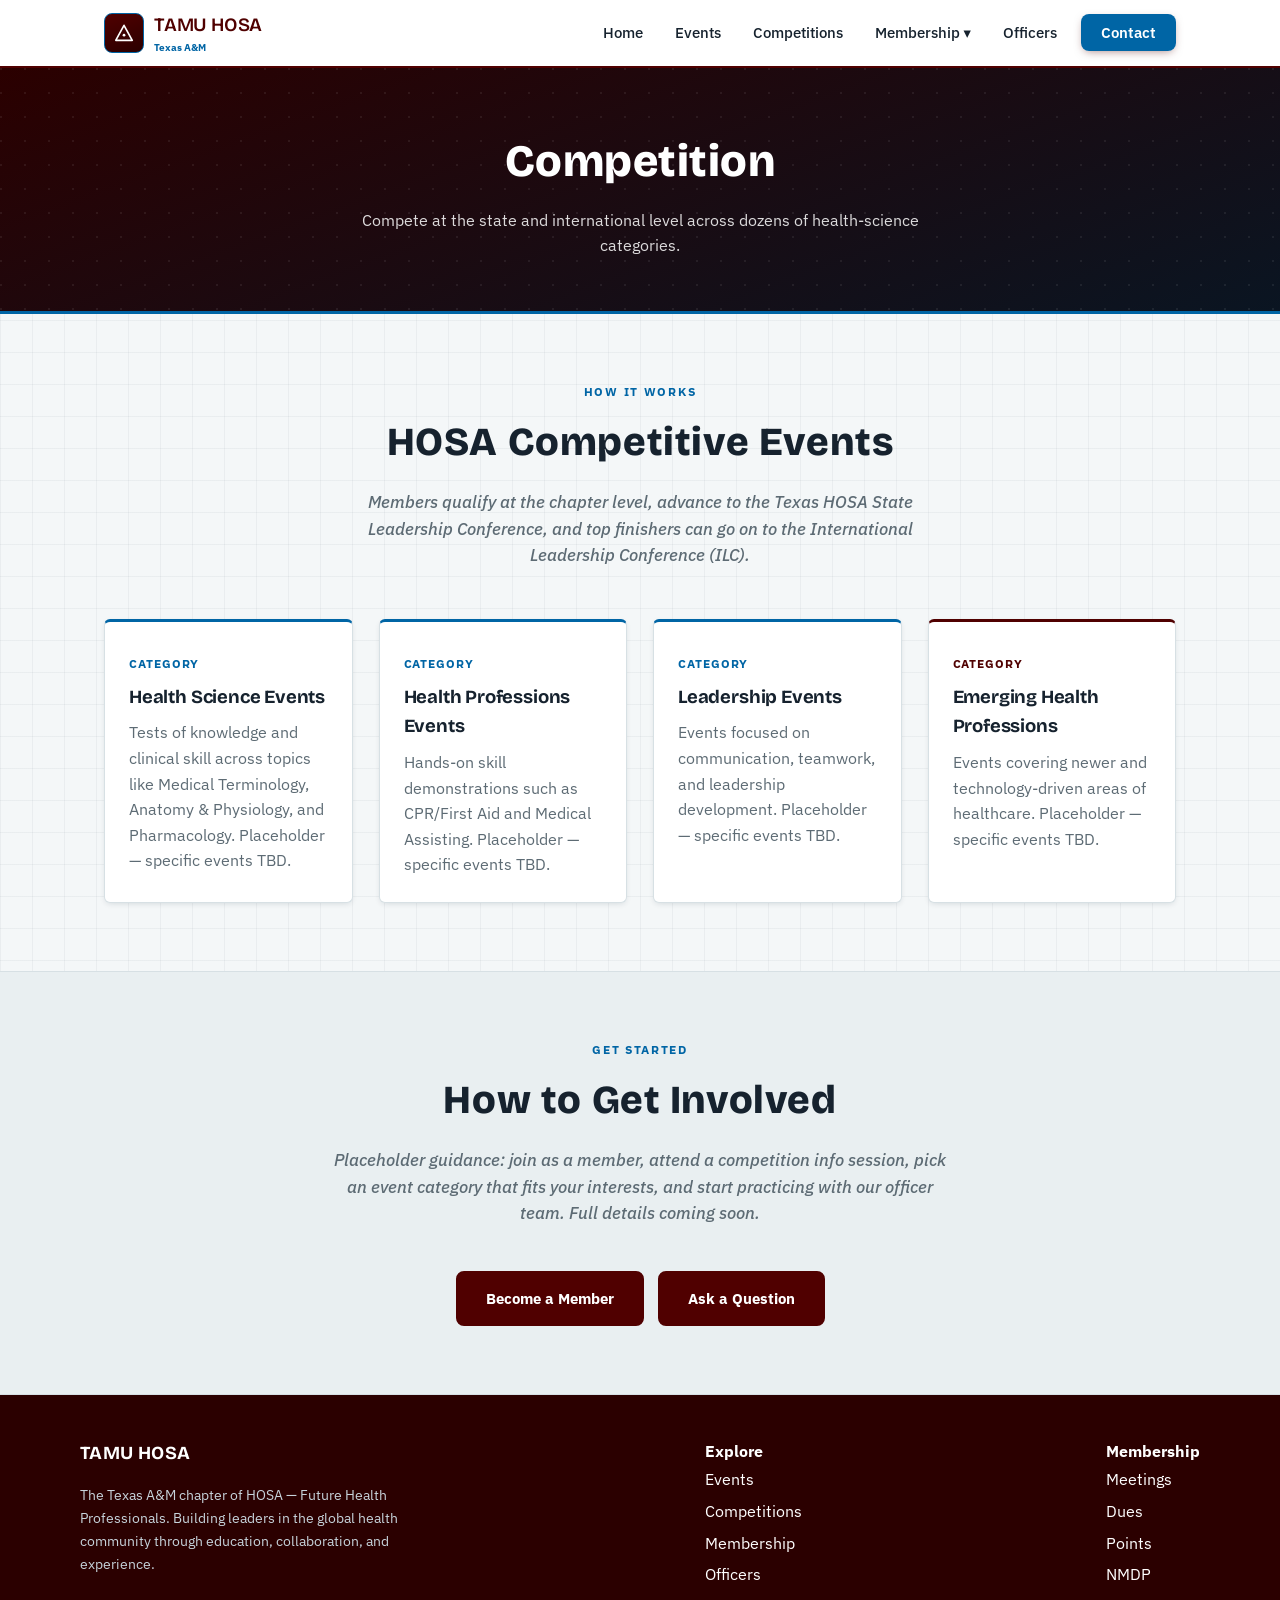
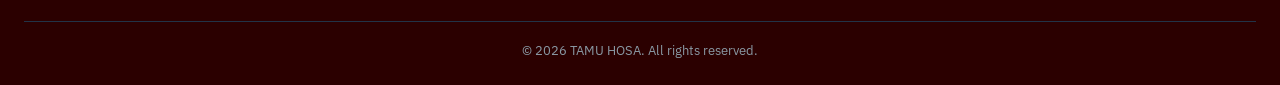
<file: competitions.html>
<!DOCTYPE html>
<html lang="en">
<head>
<meta charset="UTF-8">
<meta name="viewport" content="width=device-width, initial-scale=1.0">
<title>Competition | TAMU HOSA</title>
<link rel="preconnect" href="https://fonts.googleapis.com">
<link rel="preconnect" href="https://fonts.gstatic.com" crossorigin>
<link href="https://fonts.googleapis.com/css2?family=Bricolage+Grotesque:wght@600;700;800&family=IBM+Plex+Sans:ital,wght@0,400;0,500;0,600;0,700;1,500&display=swap" rel="stylesheet">
<link rel="stylesheet" href="css/style.css">
</head>
<body>
<div id="app"></div>
<script src="js/render.js"></script>
</body>
</html>
</file>
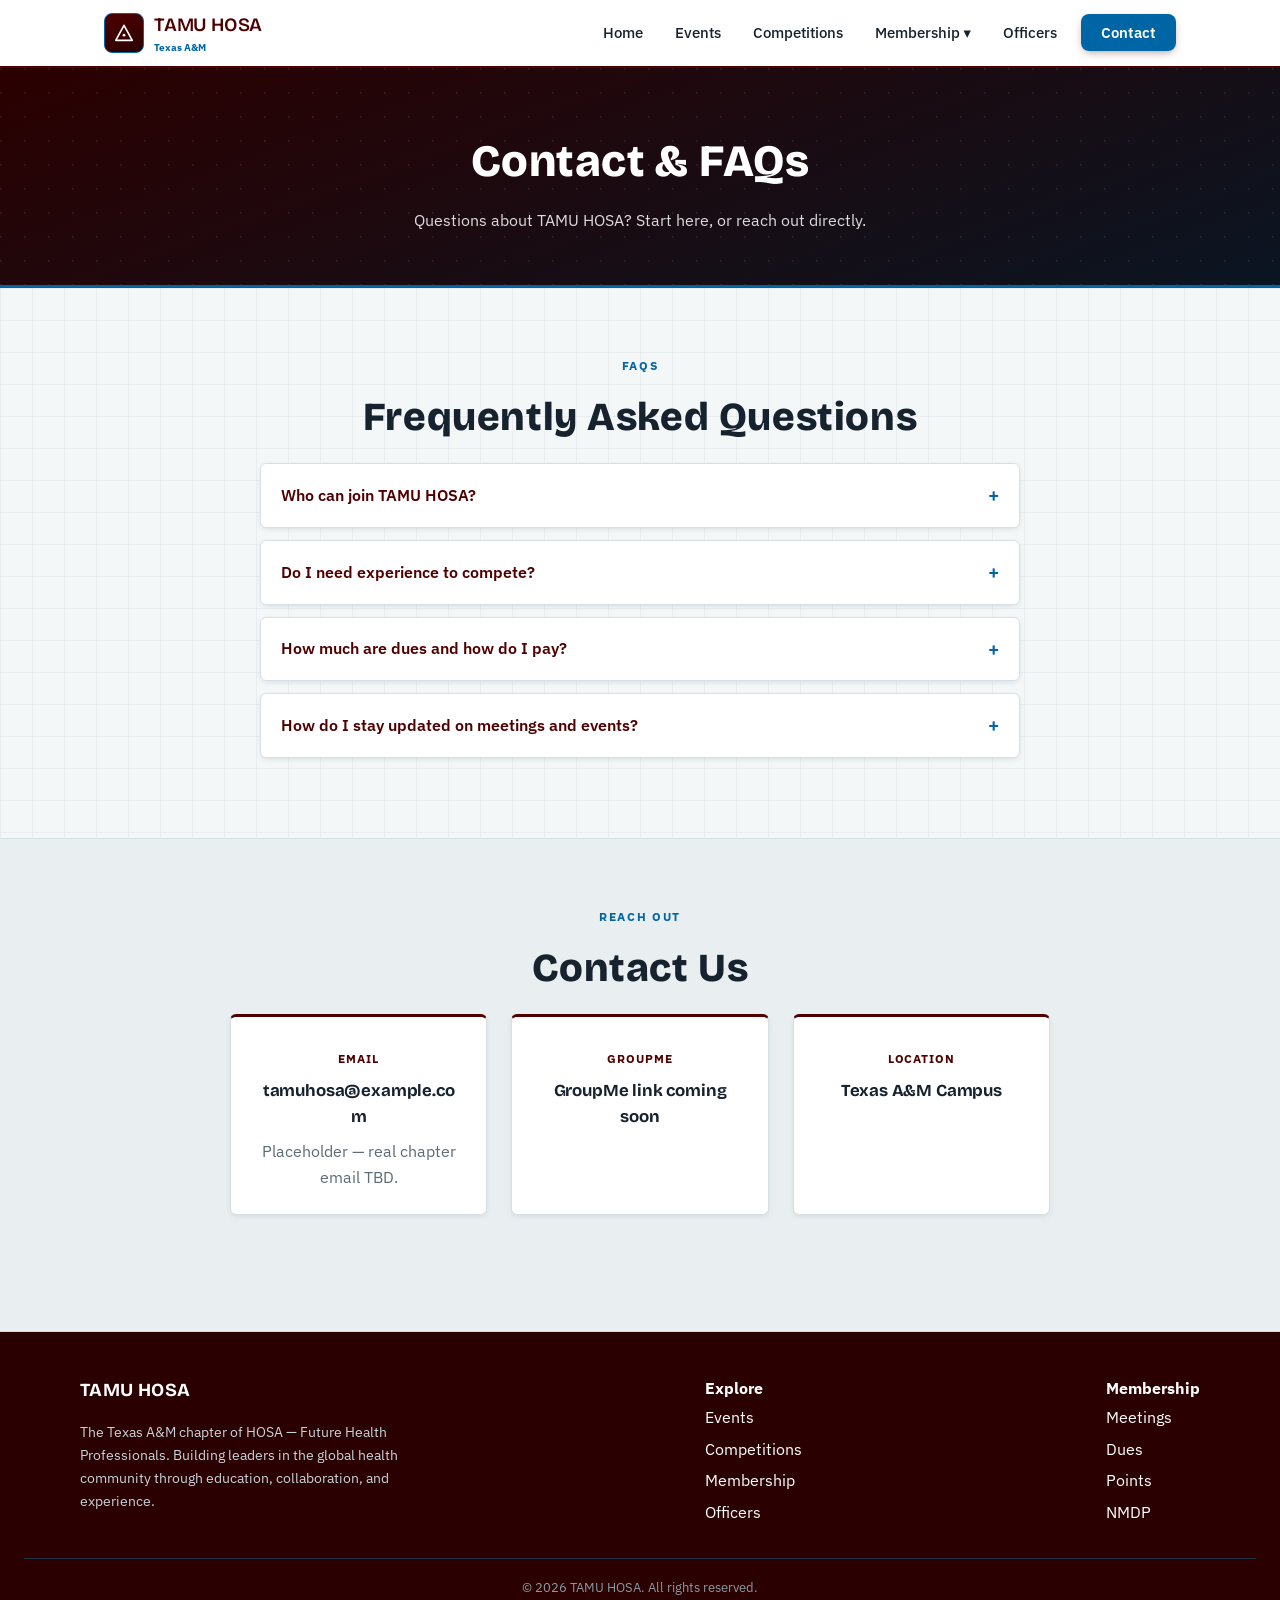
<file: contact.html>
<!DOCTYPE html>
<html lang="en">
<head>
<meta charset="UTF-8">
<meta name="viewport" content="width=device-width, initial-scale=1.0">
<title>Contact &amp; FAQs | TAMU HOSA</title>
<link rel="preconnect" href="https://fonts.googleapis.com">
<link rel="preconnect" href="https://fonts.gstatic.com" crossorigin>
<link href="https://fonts.googleapis.com/css2?family=Bricolage+Grotesque:wght@600;700;800&family=IBM+Plex+Sans:ital,wght@0,400;0,500;0,600;0,700;1,500&display=swap" rel="stylesheet">
<link rel="stylesheet" href="css/style.css">
</head>
<body>
<div id="app"></div>
<script src="js/render.js"></script>
</body>
</html>
</file>
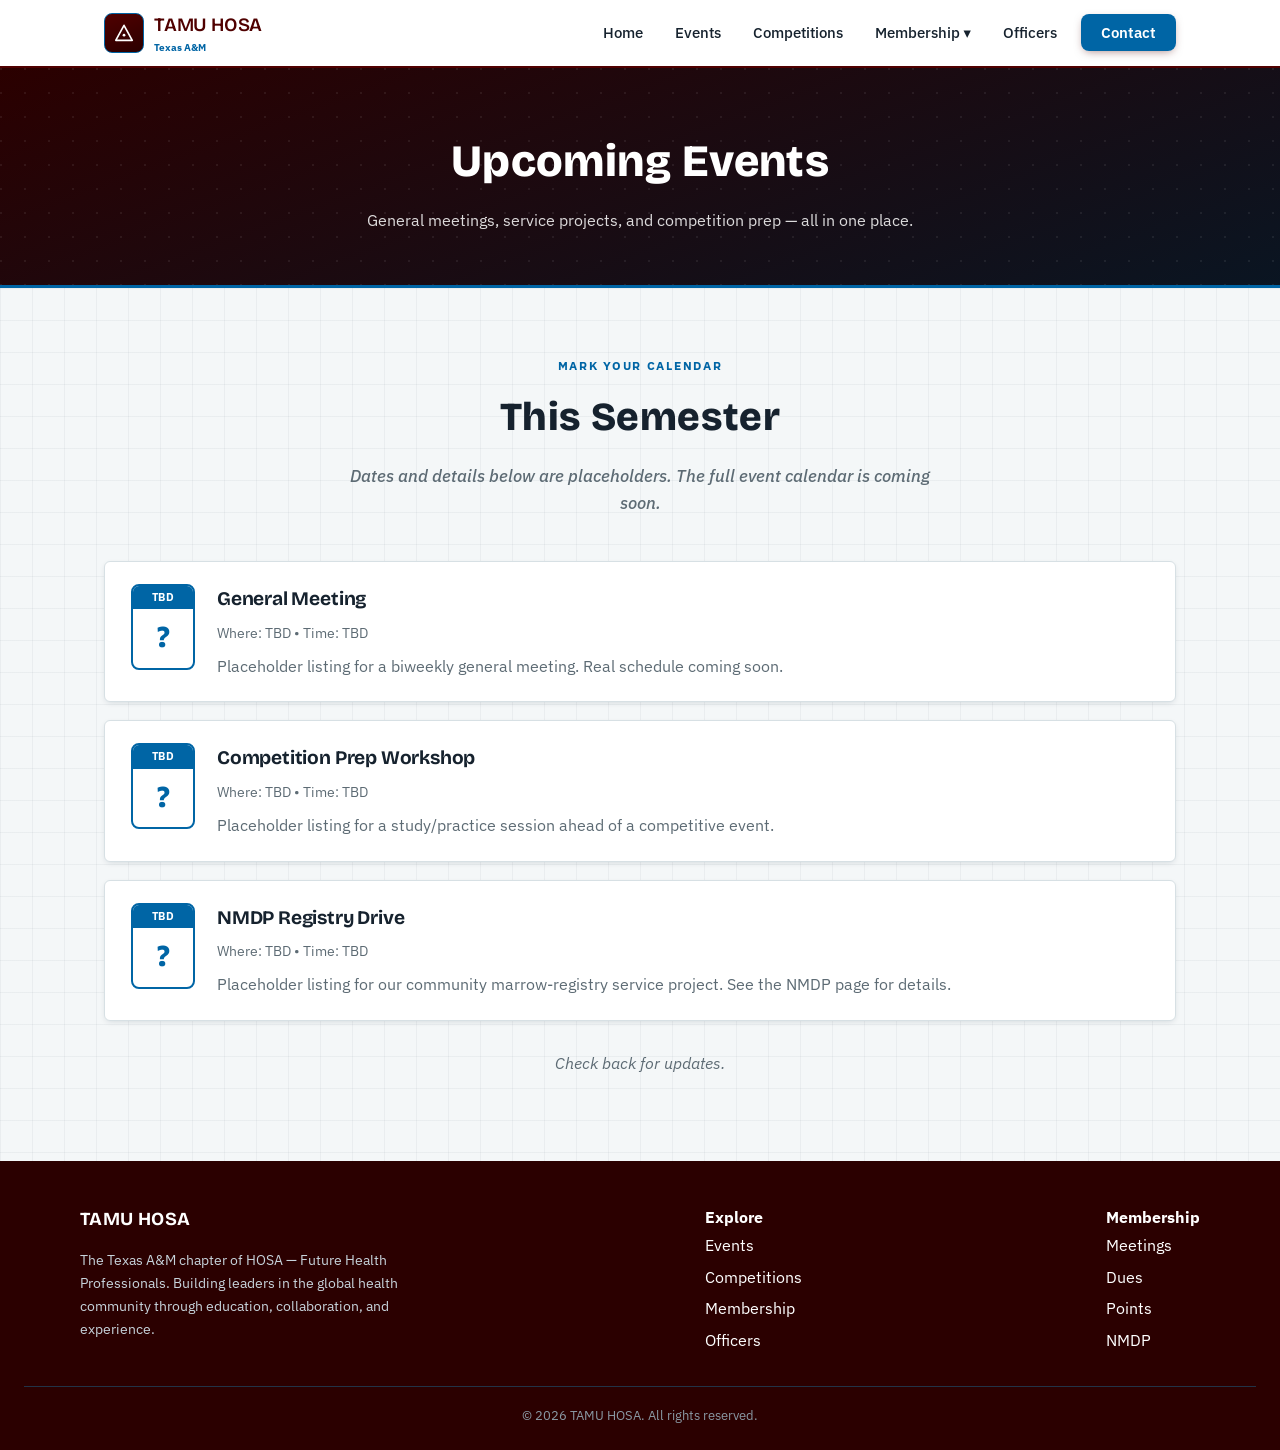
<file: events.html>
<!DOCTYPE html>
<html lang="en">
<head>
<meta charset="UTF-8">
<meta name="viewport" content="width=device-width, initial-scale=1.0">
<title>Upcoming Events | TAMU HOSA</title>
<link rel="preconnect" href="https://fonts.googleapis.com">
<link rel="preconnect" href="https://fonts.gstatic.com" crossorigin>
<link href="https://fonts.googleapis.com/css2?family=Bricolage+Grotesque:wght@600;700;800&family=IBM+Plex+Sans:ital,wght@0,400;0,500;0,600;0,700;1,500&display=swap" rel="stylesheet">
<link rel="stylesheet" href="css/style.css">
</head>
<body>
<div id="app"></div>
<script src="js/render.js"></script>
</body>
</html>
</file>
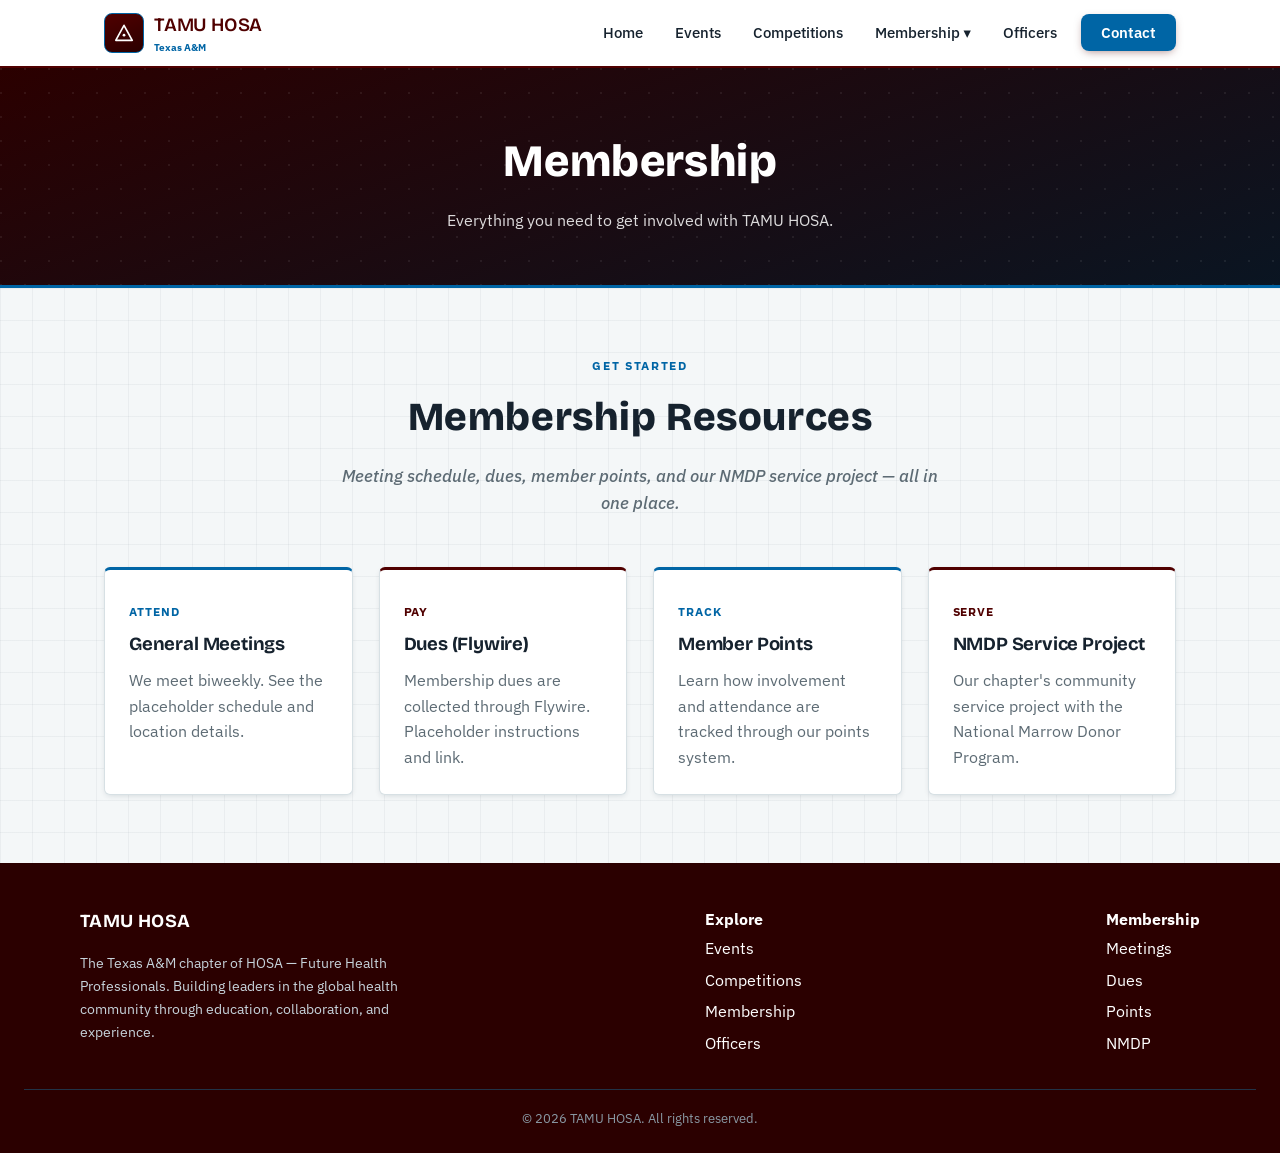
<file: membership.html>
<!DOCTYPE html>
<html lang="en">
<head>
<meta charset="UTF-8">
<meta name="viewport" content="width=device-width, initial-scale=1.0">
<title>Membership | TAMU HOSA</title>
<link rel="preconnect" href="https://fonts.googleapis.com">
<link rel="preconnect" href="https://fonts.gstatic.com" crossorigin>
<link href="https://fonts.googleapis.com/css2?family=Bricolage+Grotesque:wght@600;700;800&family=IBM+Plex+Sans:ital,wght@0,400;0,500;0,600;0,700;1,500&display=swap" rel="stylesheet">
<link rel="stylesheet" href="css/style.css">
</head>
<body>
<div id="app"></div>
<script src="js/render.js"></script>
</body>
</html>
</file>
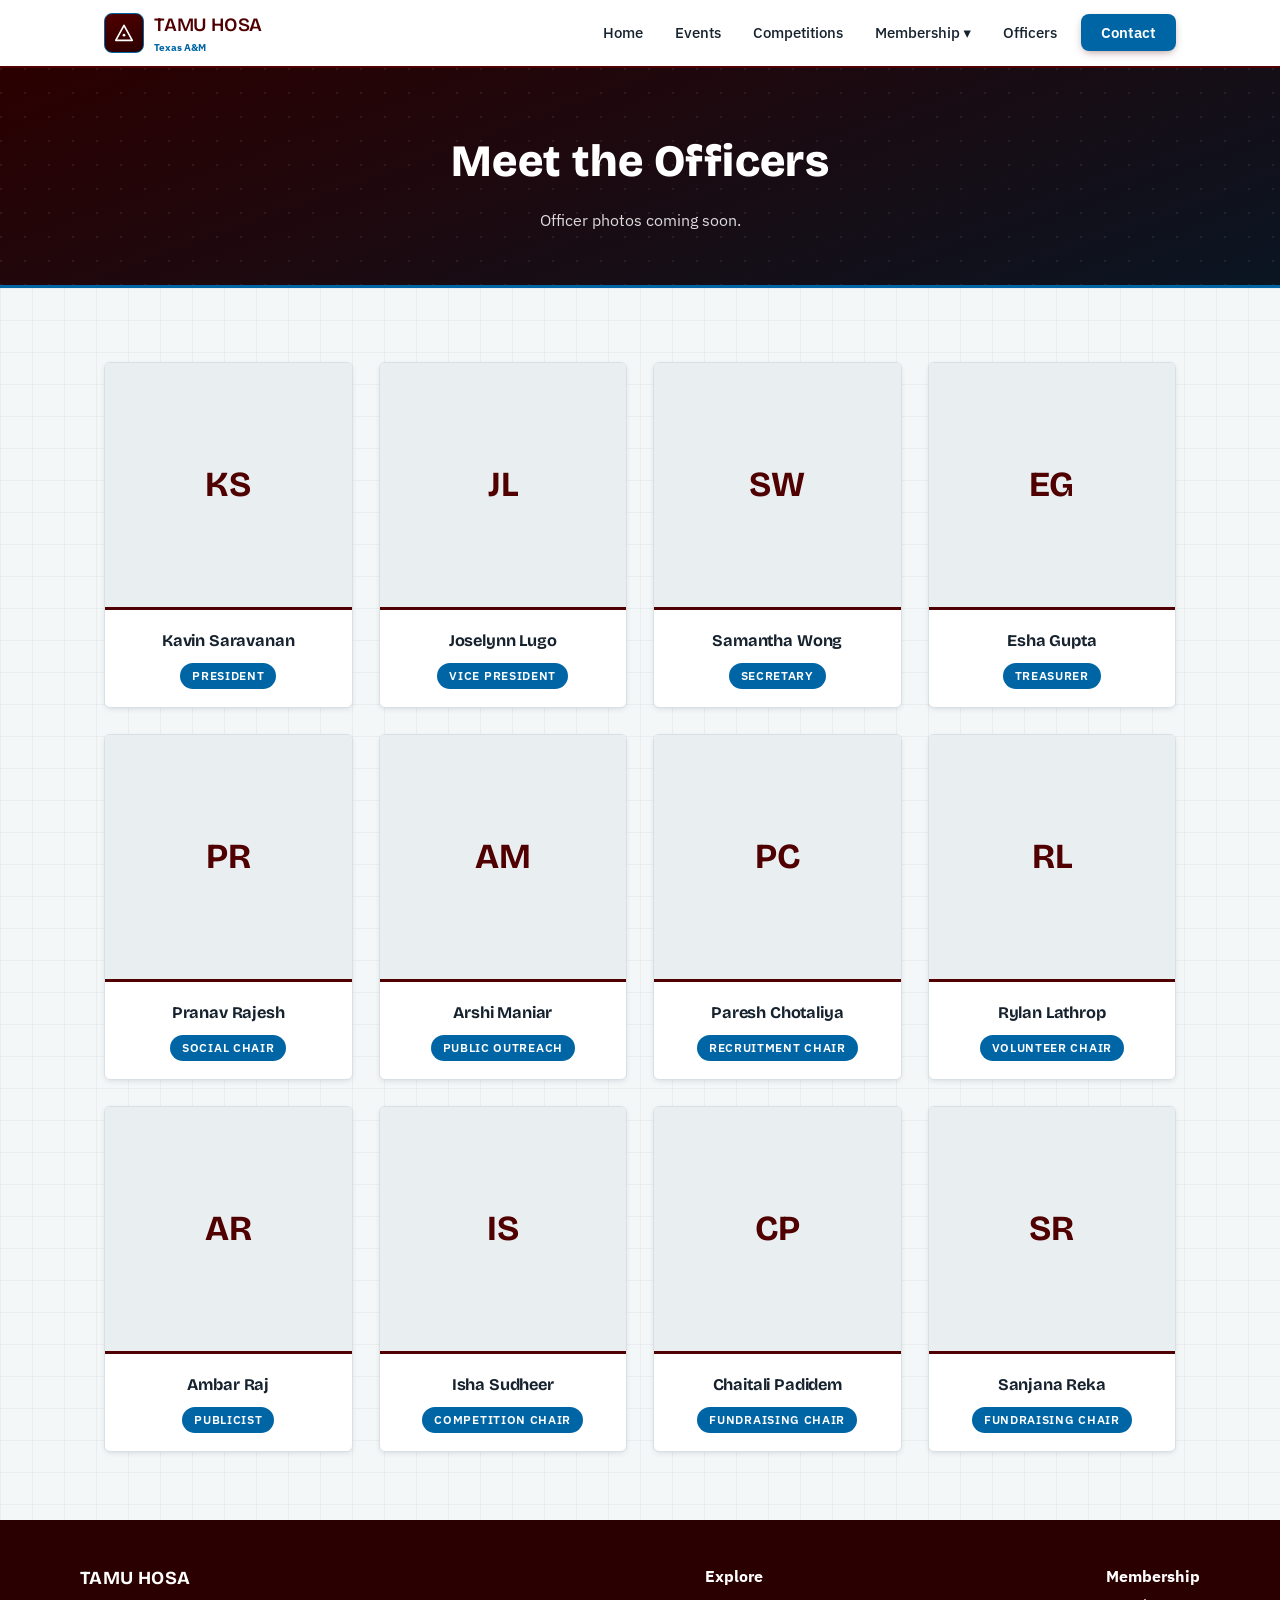
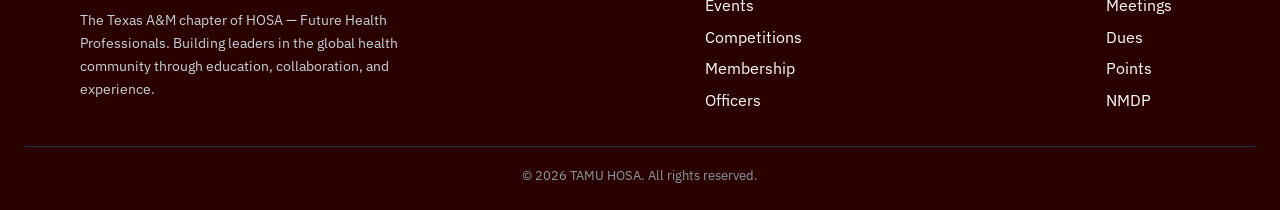
<file: officers.html>
<!DOCTYPE html>
<html lang="en">
<head>
<meta charset="UTF-8">
<meta name="viewport" content="width=device-width, initial-scale=1.0">
<title>Officers | TAMU HOSA</title>
<link rel="preconnect" href="https://fonts.googleapis.com">
<link rel="preconnect" href="https://fonts.gstatic.com" crossorigin>
<link href="https://fonts.googleapis.com/css2?family=Bricolage+Grotesque:wght@600;700;800&family=IBM+Plex+Sans:ital,wght@0,400;0,500;0,600;0,700;1,500&display=swap" rel="stylesheet">
<link rel="stylesheet" href="css/style.css">
</head>
<body>
<div id="app"></div>
<script src="js/render.js"></script>
</body>
</html>
</file>
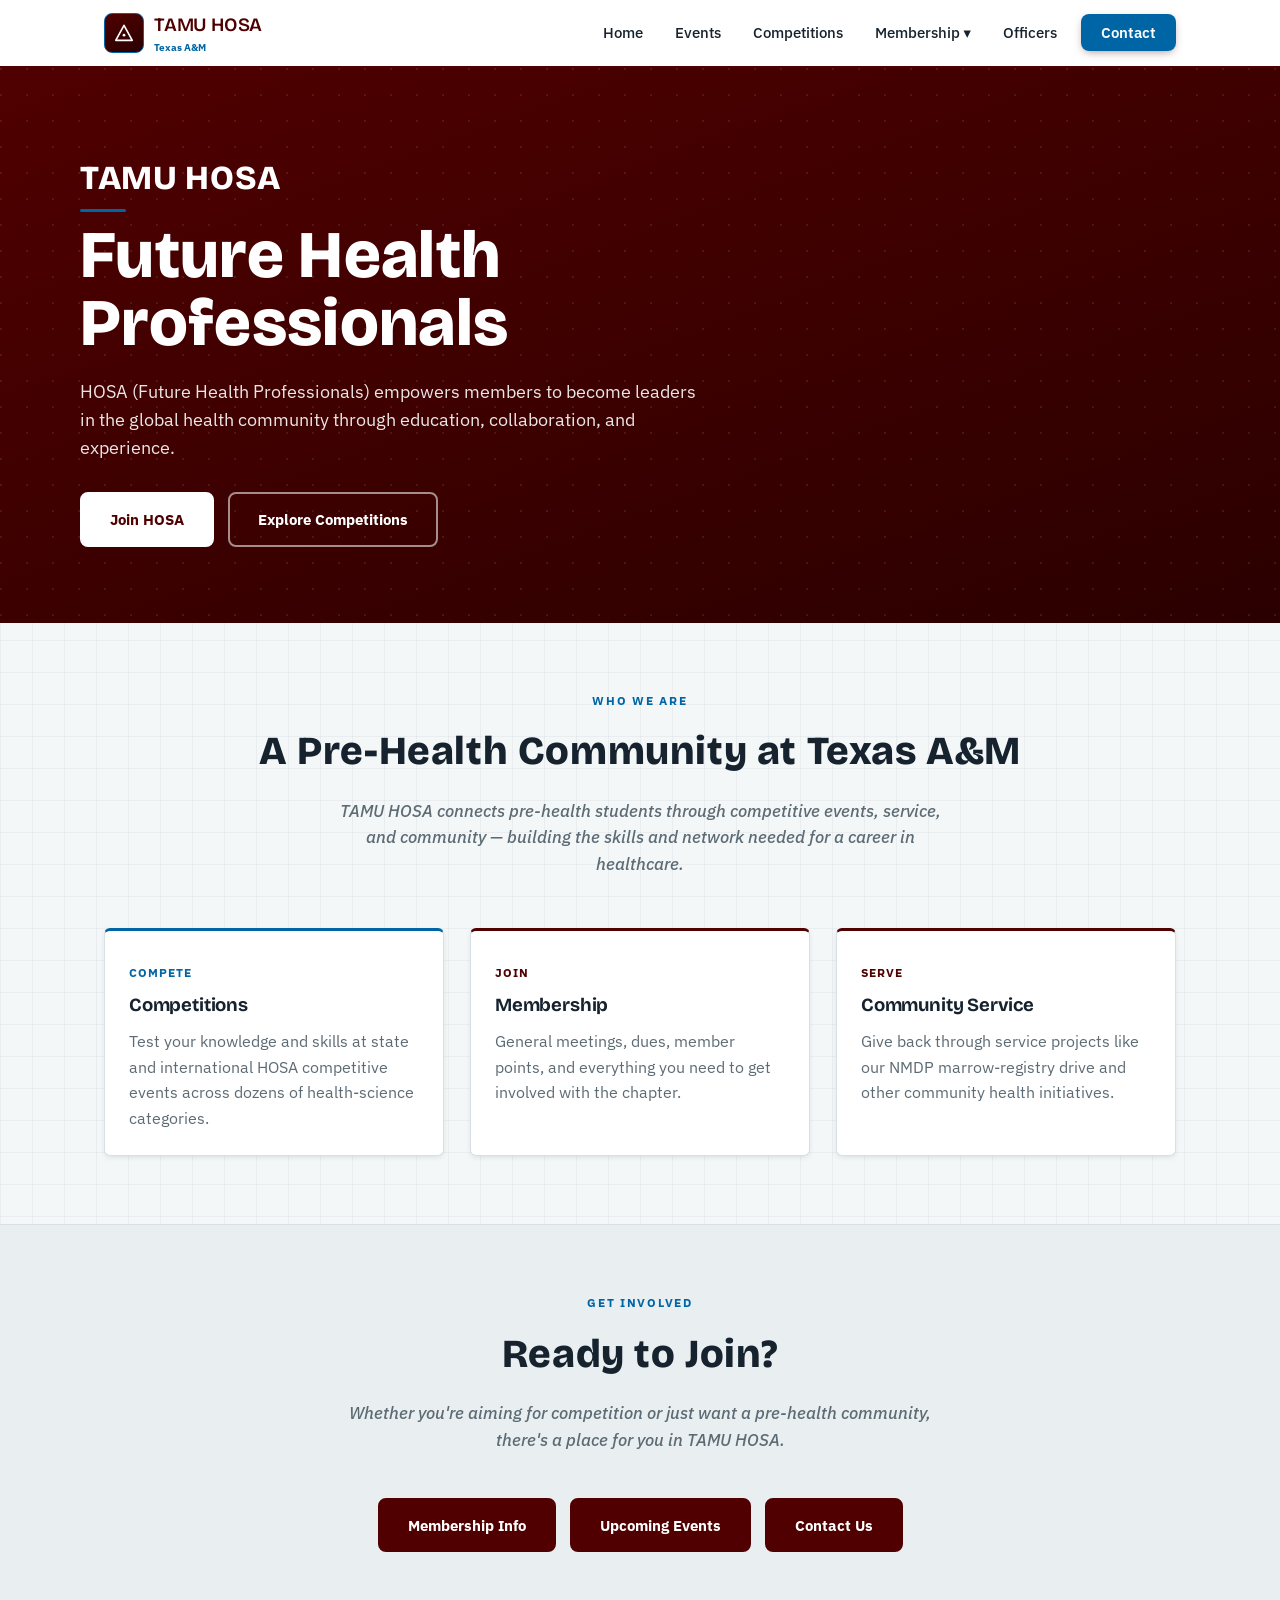
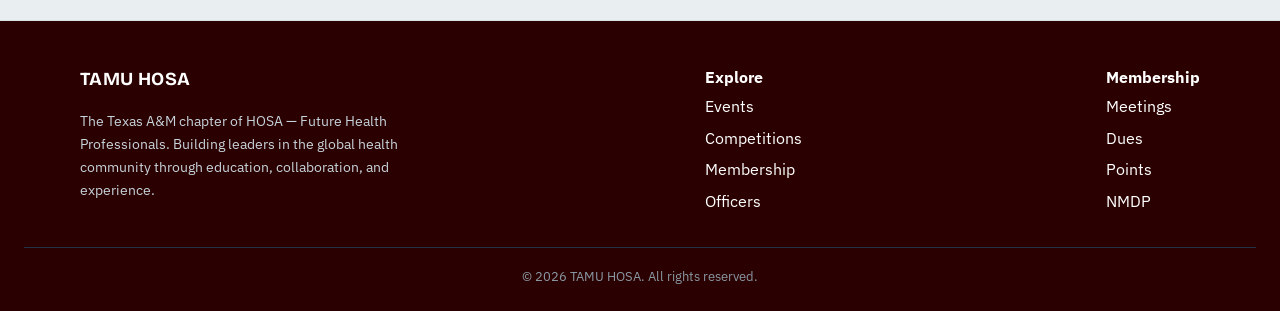
<file: page.html>
<!DOCTYPE html>
<html lang="en">
<head>
<meta charset="UTF-8">
<meta name="viewport" content="width=device-width, initial-scale=1.0">
<title>TAMU HOSA</title>
<link rel="preconnect" href="https://fonts.googleapis.com">
<link rel="preconnect" href="https://fonts.gstatic.com" crossorigin>
<link href="https://fonts.googleapis.com/css2?family=Bricolage+Grotesque:wght@600;700;800&family=IBM+Plex+Sans:ital,wght@0,400;0,500;0,600;0,700;1,500&display=swap" rel="stylesheet">
<link rel="stylesheet" href="css/style.css">
</head>
<body>
<div id="app"></div>
<script src="js/render.js"></script>
</body>
</html>
</file>
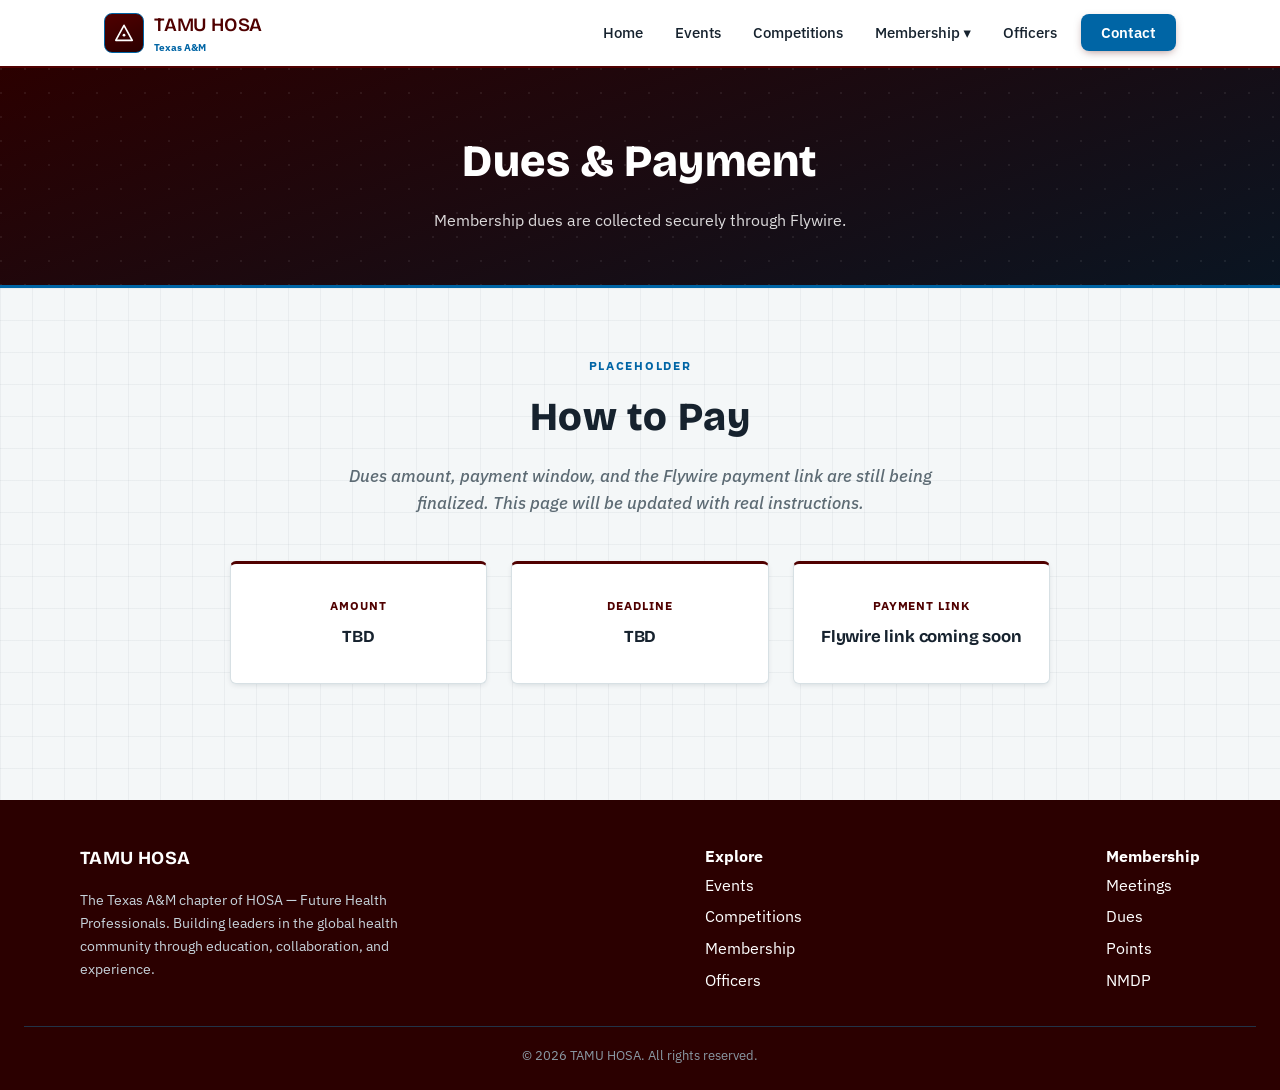
<file: membership/flywire.html>
<!DOCTYPE html>
<html lang="en">
<head>
<meta charset="UTF-8">
<meta name="viewport" content="width=device-width, initial-scale=1.0">
<title>Dues (Flywire) | TAMU HOSA</title>
<link rel="preconnect" href="https://fonts.googleapis.com">
<link rel="preconnect" href="https://fonts.gstatic.com" crossorigin>
<link href="https://fonts.googleapis.com/css2?family=Bricolage+Grotesque:wght@600;700;800&family=IBM+Plex+Sans:ital,wght@0,400;0,500;0,600;0,700;1,500&display=swap" rel="stylesheet">
<link rel="stylesheet" href="../css/style.css">
</head>
<body>
<div id="app"></div>
<script src="../js/render.js"></script>
</body>
</html>
</file>
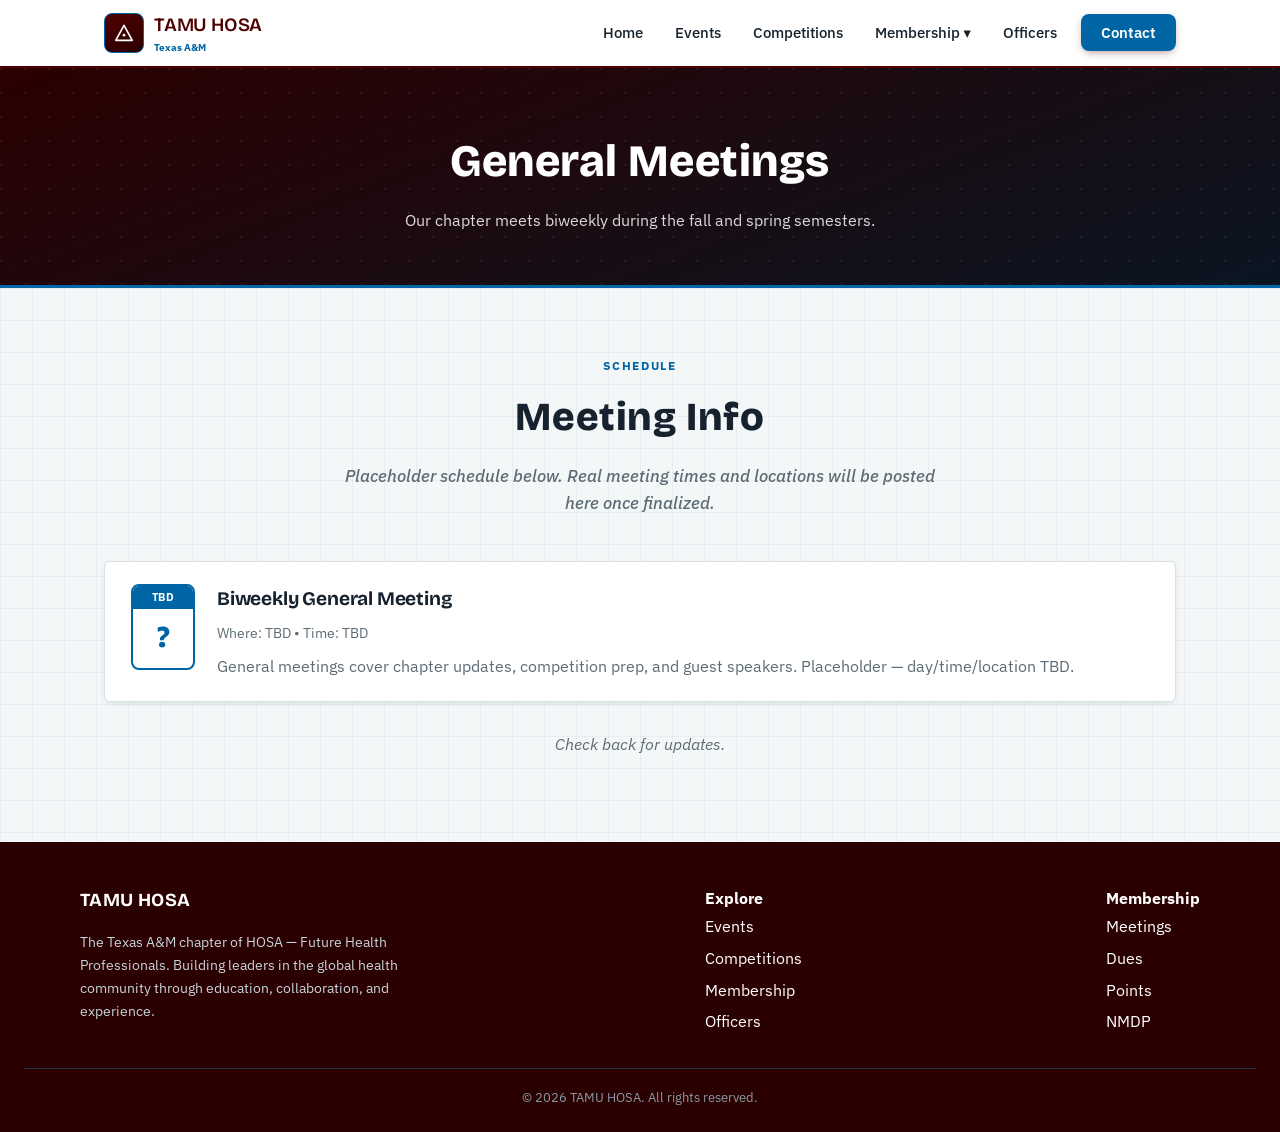
<file: membership/meetings.html>
<!DOCTYPE html>
<html lang="en">
<head>
<meta charset="UTF-8">
<meta name="viewport" content="width=device-width, initial-scale=1.0">
<title>Meetings | TAMU HOSA</title>
<link rel="preconnect" href="https://fonts.googleapis.com">
<link rel="preconnect" href="https://fonts.gstatic.com" crossorigin>
<link href="https://fonts.googleapis.com/css2?family=Bricolage+Grotesque:wght@600;700;800&family=IBM+Plex+Sans:ital,wght@0,400;0,500;0,600;0,700;1,500&display=swap" rel="stylesheet">
<link rel="stylesheet" href="../css/style.css">
</head>
<body>
<div id="app"></div>
<script src="../js/render.js"></script>
</body>
</html>
</file>
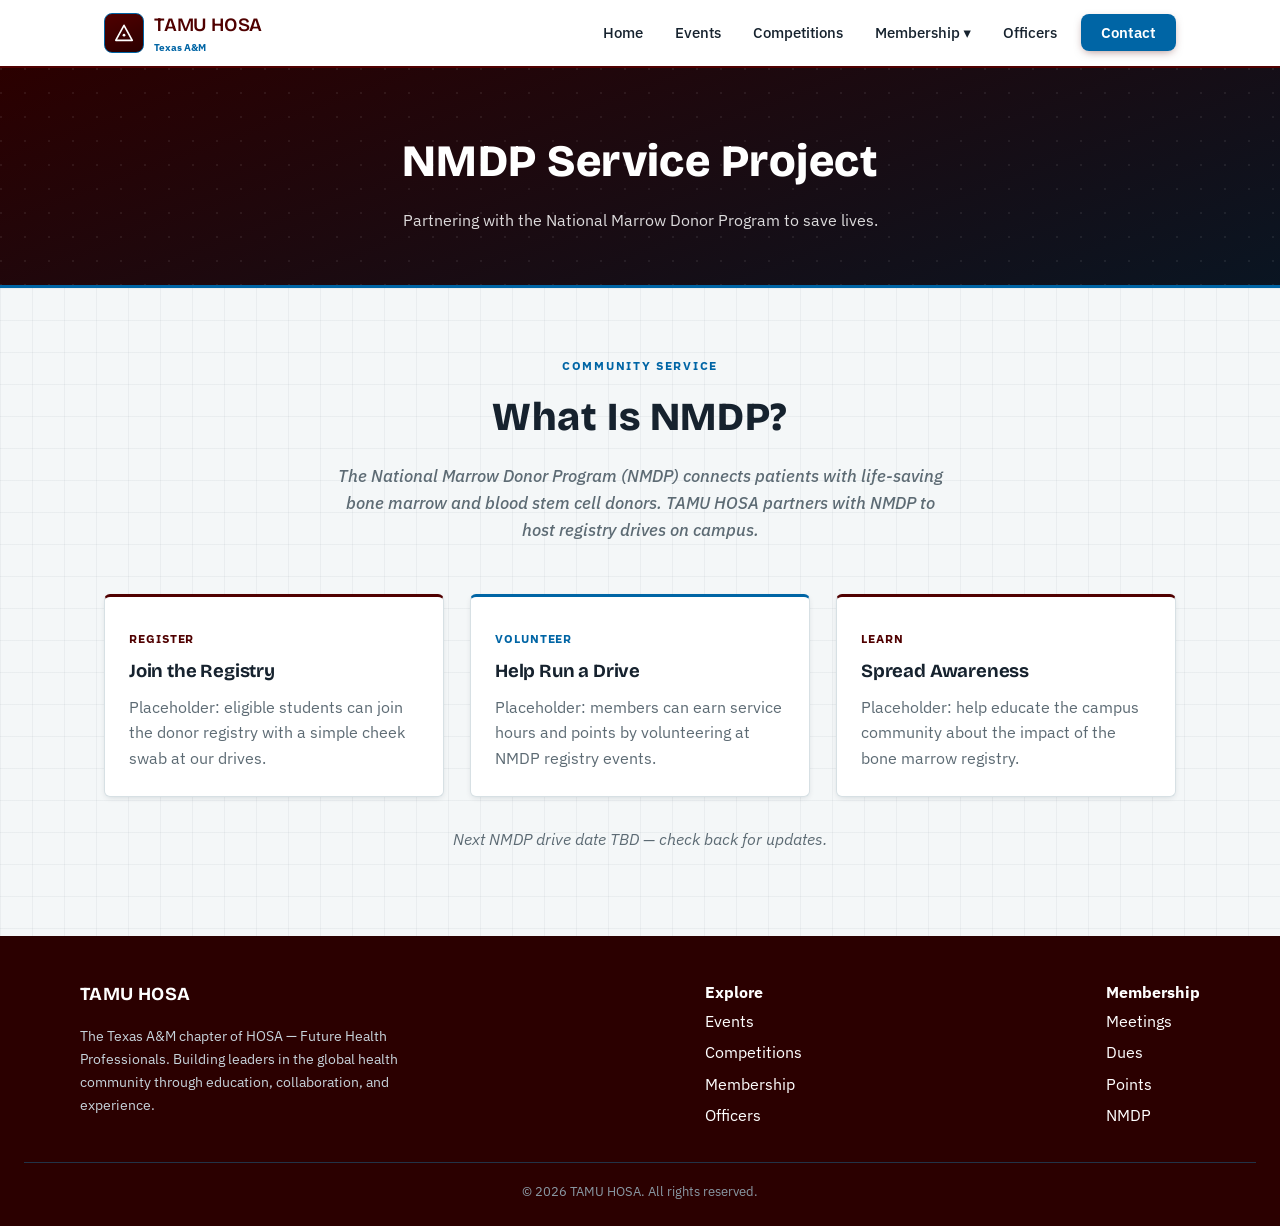
<file: membership/nmdp.html>
<!DOCTYPE html>
<html lang="en">
<head>
<meta charset="UTF-8">
<meta name="viewport" content="width=device-width, initial-scale=1.0">
<title>NMDP Service Project | TAMU HOSA</title>
<link rel="preconnect" href="https://fonts.googleapis.com">
<link rel="preconnect" href="https://fonts.gstatic.com" crossorigin>
<link href="https://fonts.googleapis.com/css2?family=Bricolage+Grotesque:wght@600;700;800&family=IBM+Plex+Sans:ital,wght@0,400;0,500;0,600;0,700;1,500&display=swap" rel="stylesheet">
<link rel="stylesheet" href="../css/style.css">
</head>
<body>
<div id="app"></div>
<script src="../js/render.js"></script>
</body>
</html>
</file>
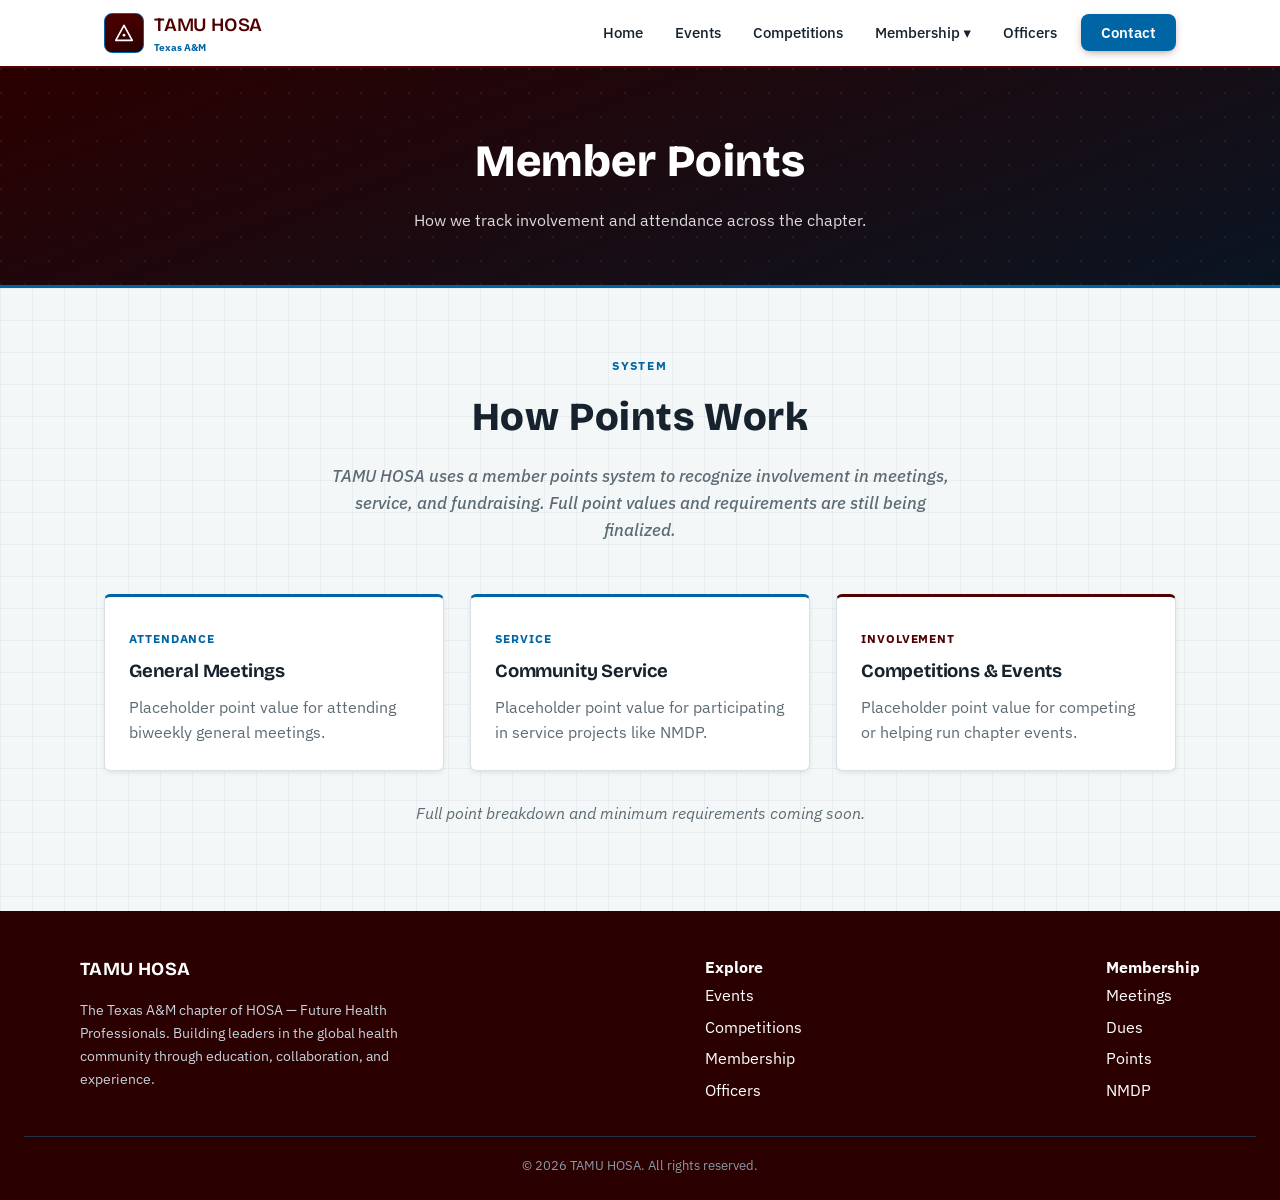
<file: membership/points.html>
<!DOCTYPE html>
<html lang="en">
<head>
<meta charset="UTF-8">
<meta name="viewport" content="width=device-width, initial-scale=1.0">
<title>Member Points | TAMU HOSA</title>
<link rel="preconnect" href="https://fonts.googleapis.com">
<link rel="preconnect" href="https://fonts.gstatic.com" crossorigin>
<link href="https://fonts.googleapis.com/css2?family=Bricolage+Grotesque:wght@600;700;800&family=IBM+Plex+Sans:ital,wght@0,400;0,500;0,600;0,700;1,500&display=swap" rel="stylesheet">
<link rel="stylesheet" href="../css/style.css">
</head>
<body>
<div id="app"></div>
<script src="../js/render.js"></script>
</body>
</html>
</file>
<file: css/style.css>
/* TAMU HOSA — shared styles
   Architecture adapted from the FFAC template (header/nav, card/grid, button,
   dropdown, and mobile rules). Two-color scheme, swapped to lean TAMU: maroon
   dominant, HOSA's official navy blue (PANTONE 301 U -> RGB(0,101,165)) as the accent. */

:root {
  --navy: #0065A5;
  --navy-dark: #004C7C;
  --maroon: #500000;
  --maroon-dark: #350000;
  --maroon-deep: #2b0000;
  --ink: #16222e;
  --cream: #f4f7f8;
  --paper: #e9eff1;
  --warm-white: #ffffff;
  --gray: #5d6b74;
  --gray-light: #8996a0;
  --border: #d7e0e4;
  --border-strong: #bccbd1;
  --radius: 6px;
  --shadow-sm: 0 2px 6px -2px rgba(15, 30, 48, 0.16);
  --shadow-md: 0 10px 24px -10px rgba(15, 30, 48, 0.26), 0 3px 8px rgba(15, 30, 48, 0.08);
  --shadow-lg: 0 20px 40px -16px rgba(15, 30, 48, 0.32), 0 6px 14px rgba(15, 30, 48, 0.1);
  --ease: cubic-bezier(0.22, 1, 0.36, 1);
}

* { box-sizing: border-box; }

html { scroll-behavior: smooth; }

@media (prefers-reduced-motion: reduce) {
  html { scroll-behavior: auto; }
  *, *::before, *::after {
    animation-duration: 0.01ms !important;
    animation-iteration-count: 1 !important;
    transition-duration: 0.01ms !important;
    scroll-behavior: auto !important;
  }
}

body {
  margin: 0;
  font-family: 'IBM Plex Sans', 'Segoe UI', system-ui, -apple-system, sans-serif;
  background-color: var(--cream);
  background-image:
    linear-gradient(rgba(15, 30, 48, 0.045) 1px, transparent 1px),
    linear-gradient(90deg, rgba(15, 30, 48, 0.045) 1px, transparent 1px);
  background-size: 32px 32px;
  color: var(--ink);
  line-height: 1.6;
  -webkit-font-smoothing: antialiased;
}

h1, h2, h3, .brand {
  font-family: 'Bricolage Grotesque', 'Arial Narrow', sans-serif;
  font-weight: 700;
  letter-spacing: -0.01em;
}

img { max-width: 100%; display: block; }

a { color: var(--maroon); text-decoration: none; }
a:hover { text-decoration: underline; }

a:focus-visible,
button:focus-visible,
summary:focus-visible {
  outline: 2px solid var(--maroon);
  outline-offset: 3px;
  border-radius: 3px;
}

.skip-link {
  position: absolute;
  left: 12px;
  top: -60px;
  z-index: 1000;
  background: var(--maroon);
  color: var(--warm-white);
  padding: 10px 18px;
  border-radius: 6px;
  font-weight: 600;
  transition: top 150ms var(--ease);
}

.skip-link:focus { top: 12px; }

.container {
  max-width: 1120px;
  margin: 0 auto;
  padding: 0 24px;
}

/* ---------- Header / Nav ---------- */
header.site-header {
  background: var(--warm-white);
  border-bottom: 2px solid var(--maroon);
  position: sticky;
  top: 0;
  z-index: 100;
  transition: box-shadow 220ms var(--ease), border-color 220ms var(--ease);
}

header.site-header.scrolled {
  box-shadow: var(--shadow-sm);
  border-bottom-color: var(--border-strong);
}

.nav-wrap {
  display: flex;
  align-items: center;
  justify-content: space-between;
  padding: 10px 24px;
  max-width: 1120px;
  margin: 0 auto;
}

.brand {
  display: flex;
  align-items: center;
  gap: 10px;
  font-weight: 600;
  font-size: 1.18rem;
  color: var(--maroon);
}

.brand .brand-mark {
  display: inline-flex;
  align-items: center;
  justify-content: center;
  width: 40px;
  height: 40px;
  border-radius: 8px;
  background: linear-gradient(160deg, var(--maroon) 0%, var(--maroon-deep) 100%);
  border: 1.5px solid var(--navy);
  flex-shrink: 0;
  transition: transform 320ms var(--ease);
}

.brand:hover { text-decoration: none; }
.brand:hover .brand-mark { transform: rotate(-8deg); }

.brand .affiliation {
  display: block;
  font-family: 'IBM Plex Sans', sans-serif;
  text-transform: none;
  letter-spacing: 0;
  font-weight: 700;
  font-size: 0.62rem;
  color: var(--navy);
}

nav ul {
  list-style: none;
  display: flex;
  gap: 8px;
  margin: 0;
  padding: 0;
  align-items: center;
}

nav a {
  color: var(--ink);
  font-weight: 500;
  font-size: 0.92rem;
  padding: 8px 12px;
  border-radius: 5px;
  transition: color 150ms var(--ease), background 150ms var(--ease);
}

nav a:hover { color: var(--maroon); background: rgba(27, 58, 92, 0.07); text-decoration: none; }

.nav-cta {
  background: var(--navy);
  color: var(--warm-white) !important;
  padding: 9px 20px !important;
  border-radius: 8px;
  font-weight: 600;
  margin-left: 4px;
  box-shadow: 0 3px 10px -3px rgba(80, 0, 0, 0.5);
  transition: background 150ms var(--ease), transform 150ms var(--ease), box-shadow 150ms var(--ease);
}

.nav-cta:hover { background: var(--navy-dark); transform: translateY(-1px); box-shadow: 0 6px 14px -4px rgba(80, 0, 0, 0.5); }
.nav-cta:active { transform: translateY(0) scale(0.97); }

/* Dropdown (native details/summary - no JS required) */
.has-dropdown { position: relative; }
.has-dropdown details { position: relative; }

.has-dropdown summary.dropdown-toggle {
  cursor: pointer;
  display: flex;
  align-items: center;
  gap: 4px;
  font-weight: 500;
  font-size: 0.92rem;
  color: var(--ink);
  list-style: none;
  padding: 8px 12px;
  border-radius: 5px;
  transition: color 150ms var(--ease), background 150ms var(--ease);
}

.has-dropdown summary.dropdown-toggle::-webkit-details-marker { display: none; }
.has-dropdown summary.dropdown-toggle::marker { content: ''; }
.has-dropdown summary.dropdown-toggle:hover { color: var(--maroon); background: rgba(27, 58, 92, 0.07); }

.dropdown-menu {
  position: absolute;
  top: 122%;
  left: 0;
  background: var(--warm-white);
  border: 1px solid var(--border);
  border-radius: var(--radius);
  box-shadow: var(--shadow-md);
  min-width: 200px;
  padding: 6px;
}

.dropdown-menu a {
  display: block;
  padding: 9px 12px;
  border-radius: 4px;
  font-weight: 500;
  color: var(--ink);
  font-size: 0.92rem;
}

.dropdown-menu a:hover {
  background: var(--cream);
  text-decoration: none;
  color: var(--maroon);
}

.nav-toggle-mobile {
  display: none;
  background: none;
  border: none;
  font-size: 1.5rem;
  cursor: pointer;
  color: var(--ink);
}

/* ---------- Hero ---------- */
.hero {
  position: relative;
  background: linear-gradient(160deg, var(--maroon) 0%, var(--maroon-deep) 100%);
  color: var(--warm-white);
  padding: 84px 24px 76px;
  overflow: hidden;
}

.hero::before {
  content: '';
  position: absolute;
  inset: 0;
  background-image: radial-gradient(circle at 1px 1px, rgba(255, 255, 255, 0.09) 1px, transparent 0);
  background-size: 26px 26px;
  pointer-events: none;
}

.hero-inner {
  position: relative;
  max-width: 1120px;
  margin: 0 auto;
}

.hero-text { max-width: 680px; }

.hero .eyebrow {
  display: inline-flex;
  align-items: center;
  gap: 8px;
  font-family: 'IBM Plex Sans', sans-serif;
  font-size: 0.76rem;
  font-weight: 700;
  letter-spacing: 0.14em;
  text-transform: uppercase;
  color: var(--warm-white);
  margin: 0 0 18px;
}

.hero .eyebrow::before {
  content: '';
  width: 22px;
  height: 1px;
  background: var(--navy);
}

.hero-kicker {
  position: relative;
  display: block;
  font-family: 'Bricolage Grotesque', sans-serif;
  font-size: clamp(1.5rem, 2.8vw, 2.1rem);
  font-weight: 800;
  text-transform: uppercase;
  letter-spacing: 0.02em;
  color: var(--warm-white);
  margin: 0 0 10px;
  padding-bottom: 6px;
}

.hero-kicker::after {
  content: '';
  position: absolute;
  left: 0;
  bottom: 0;
  width: 46px;
  height: 3px;
  background: var(--navy);
  border-radius: 2px;
}

.hero h1 {
  font-size: clamp(2.6rem, 5.2vw, 4.4rem);
  font-weight: 800;
  margin: 0 0 20px;
  line-height: 1.02;
  letter-spacing: 0.005em;
}

.hero p {
  font-size: 1.1rem;
  max-width: 620px;
  margin: 0 0 30px;
  opacity: 0.9;
}

.hero-buttons {
  display: flex;
  gap: 14px;
  flex-wrap: wrap;
}

.btn {
  display: inline-block;
  background: var(--warm-white);
  color: var(--maroon);
  font-weight: 700;
  font-size: 0.96rem;
  padding: 13px 28px;
  border-radius: 8px;
  border: 2px solid var(--warm-white);
  transition: transform 160ms var(--ease), box-shadow 160ms var(--ease), background 160ms var(--ease), color 160ms var(--ease), border-color 160ms var(--ease);
}

.btn:hover { text-decoration: none; background: var(--navy); border-color: var(--navy); color: var(--maroon-deep); transform: translateY(-2px); box-shadow: var(--shadow-md); }
.btn:active { transform: translateY(0) scale(0.97); box-shadow: var(--shadow-sm); }

.btn-outline {
  background: transparent;
  border: 2px solid rgba(255, 255, 255, 0.55);
  color: var(--warm-white);
}

.btn-outline:hover { background: rgba(255, 255, 255, 0.12); border-color: var(--warm-white); color: var(--warm-white); }

.btn-solid {
  background: var(--maroon);
  color: var(--warm-white);
  border: 2px solid var(--maroon);
}

.btn-solid:hover { background: var(--maroon-dark); border-color: var(--maroon-dark); color: var(--warm-white); }

/* ---------- Page header (non-home pages) ---------- */
.page-hero {
  position: relative;
  background: linear-gradient(160deg, var(--maroon-deep) 0%, #0a1522 100%);
  color: var(--warm-white);
  padding: 58px 24px 52px;
  text-align: center;
  border-bottom: 3px solid var(--navy);
  overflow: hidden;
}

.page-hero::before {
  content: '';
  position: absolute;
  inset: 0;
  background-image: radial-gradient(circle at 1px 1px, rgba(255, 255, 255, 0.07) 1px, transparent 0);
  background-size: 24px 24px;
  pointer-events: none;
}

.page-hero h1 {
  position: relative;
  margin: 0 0 10px;
  font-weight: 800;
  font-size: clamp(2rem, 3.8vw, 2.8rem);
  letter-spacing: 0.01em;
}
.page-hero p { position: relative; margin: 0 auto; opacity: 0.85; max-width: 560px; }

/* ---------- Sections ---------- */
section { padding: 68px 0; }

section.alt {
  background: var(--paper);
  border-top: 1px solid var(--border);
  border-bottom: 1px solid var(--border);
}

.eyebrow-tag {
  display: block;
  text-align: center;
  font-size: 0.76rem;
  font-weight: 700;
  letter-spacing: 0.14em;
  text-transform: uppercase;
  color: var(--navy);
  margin: 0 0 10px;
}

h2.section-title {
  font-size: clamp(1.85rem, 3.1vw, 2.5rem);
  font-weight: 800;
  margin: 0 0 14px;
  text-align: center;
  letter-spacing: 0.015em;
}

.section-lede {
  text-align: center;
  font-family: 'IBM Plex Sans', sans-serif;
  font-style: italic;
  font-weight: 500;
  font-size: 1.08rem;
  color: var(--gray);
  max-width: 620px;
  margin: 0 auto 44px;
  line-height: 1.55;
}

/* ---------- Cards ---------- */
.grid {
  display: grid;
  grid-template-columns: repeat(auto-fit, minmax(240px, 1fr));
  gap: 26px;
  padding-top: 6px;
}

.card {
  --pin: var(--maroon);
  position: relative;
  background: var(--warm-white);
  border: 1px solid var(--border);
  border-top: 3px solid var(--pin);
  border-radius: var(--radius);
  padding: 28px 24px 24px;
  box-shadow: var(--shadow-sm);
  transition: transform 220ms var(--ease), box-shadow 220ms var(--ease);
}

.card:hover {
  transform: translateY(-5px);
  box-shadow: var(--shadow-lg);
}

.card.pillar-teal { --pin: var(--navy); }
.card.pillar-maroon { --pin: var(--maroon); }

.card .tag {
  display: inline-block;
  font-size: 0.72rem;
  font-weight: 700;
  letter-spacing: 0.08em;
  text-transform: uppercase;
  color: var(--pin);
  margin-bottom: 9px;
}

.card h3 {
  margin: 0 0 8px;
  color: var(--ink);
  font-size: 1.16rem;
  overflow-wrap: break-word;
  word-break: break-word;
}

.card p { margin: 0; color: var(--gray); }

a.card { display: block; text-decoration: none; color: inherit; }
a.card:hover { text-decoration: none; }

/* ---------- Officer cards ---------- */
.officer-card {
  background: var(--warm-white);
  border: 1px solid var(--border);
  border-radius: var(--radius);
  overflow: hidden;
  text-align: center;
  box-shadow: var(--shadow-sm);
  transition: transform 220ms var(--ease), box-shadow 220ms var(--ease);
}

.officer-card:hover { transform: translateY(-5px); box-shadow: var(--shadow-lg); }

.officer-photo {
  aspect-ratio: 1 / 1;
  background: var(--paper);
  display: flex;
  align-items: center;
  justify-content: center;
  color: var(--maroon);
  border-bottom: 3px solid var(--maroon);
  position: relative;
}

.officer-photo .initials {
  font-family: 'Bricolage Grotesque', sans-serif;
  font-size: 2.2rem;
  font-weight: 700;
}

.officer-photo img {
  width: 100%;
  height: 100%;
  object-fit: cover;
}

.officer-card .info { padding: 18px; }
.officer-card h3 { margin: 0 0 8px; font-size: 1.02rem; }
.officer-card .role {
  display: inline-block;
  background: var(--navy);
  color: var(--warm-white);
  font-weight: 600;
  font-size: 0.72rem;
  text-transform: uppercase;
  letter-spacing: 0.06em;
  padding: 4px 12px;
  border-radius: 999px;
}

/* ---------- Event rows ---------- */
.event-row {
  background: var(--warm-white);
  border: 1px solid var(--border);
  border-radius: var(--radius);
  padding: 22px 26px;
  margin-bottom: 18px;
  box-shadow: var(--shadow-sm);
  display: flex;
  gap: 22px;
  align-items: flex-start;
  transition: transform 220ms var(--ease), box-shadow 220ms var(--ease);
}

.event-row:hover { transform: translateY(-3px); box-shadow: var(--shadow-md); }

.event-row .date-stamp {
  flex-shrink: 0;
  width: 64px;
  border: 2px solid var(--navy);
  border-radius: 8px;
  text-align: center;
  overflow: hidden;
  font-family: 'IBM Plex Sans', sans-serif;
}

.event-row .date-stamp .month {
  display: block;
  background: var(--navy);
  color: var(--warm-white);
  font-size: 0.68rem;
  font-weight: 700;
  letter-spacing: 0.06em;
  text-transform: uppercase;
  padding: 3px 0;
}

.event-row .date-stamp .day {
  display: block;
  font-family: 'Bricolage Grotesque', sans-serif;
  font-size: 1.9rem;
  font-weight: 800;
  color: var(--navy);
  padding: 4px 0 6px;
}

.event-row .event-body { flex: 1; min-width: 0; }
.event-row h3 { margin: 0 0 6px; font-size: 1.2rem; }
.event-row .meta { color: var(--gray); font-size: 0.9rem; margin-bottom: 10px; }
.event-row .meta strong { color: var(--ink); }
.event-row p:last-child { margin: 0; color: var(--gray); }

.check-back-note {
  text-align: center;
  color: var(--gray);
  font-style: italic;
  margin-top: 30px;
}

/* ---------- FAQ accordion ---------- */
.faq-item {
  background: var(--warm-white);
  border: 1px solid var(--border);
  border-radius: var(--radius);
  margin-bottom: 12px;
  box-shadow: var(--shadow-sm);
  overflow: hidden;
}

.faq-item summary {
  cursor: pointer;
  list-style: none;
  padding: 16px 20px;
  font-weight: 600;
  color: var(--maroon);
  display: flex;
  justify-content: space-between;
  align-items: center;
}

.faq-item summary::-webkit-details-marker { display: none; }
.faq-item summary::after { content: '+'; font-size: 1.2rem; color: var(--navy); }
.faq-item[open] summary::after { content: '\2212'; }
.faq-item .faq-answer { padding: 0 20px 18px; color: var(--gray); }

/* ---------- Contact ---------- */
.contact-info-grid {
  display: grid;
  grid-template-columns: repeat(auto-fit, minmax(200px, 1fr));
  gap: 24px;
  max-width: 820px;
  margin: 0 auto 48px;
}

.contact-info-grid .card { text-align: center; }

.contact-info-grid .card h3 {
  overflow-wrap: anywhere;
  word-break: break-word;
  font-size: 1.05rem;
}

/* ---------- Footer ---------- */
footer.site-footer {
  position: relative;
  background: var(--maroon-deep);
  color: #c7d3db;
  padding: 44px 24px 24px;
  margin-top: 0;
}

.footer-wrap {
  max-width: 1120px;
  margin: 0 auto;
  display: flex;
  justify-content: space-between;
  flex-wrap: wrap;
  gap: 28px;
}

.footer-wrap .brand-col strong {
  font-family: 'Bricolage Grotesque', sans-serif;
  font-weight: 700;
  letter-spacing: 0.02em;
  font-size: 1.15rem;
  color: var(--warm-white);
}

footer.site-footer .footer-wrap a,
footer.site-footer .footer-bottom a {
  color: var(--warm-white);
}

footer.site-footer .footer-wrap a {
  display: inline-block;
  padding: 3px 0;
}

footer.site-footer .footer-wrap a:hover,
footer.site-footer .footer-bottom a:hover {
  opacity: 0.75;
}

.footer-bottom {
  text-align: center;
  font-size: 0.82rem;
  color: #8a99a4;
  margin-top: 30px;
  border-top: 1px solid #223347;
  padding-top: 18px;
}

/* ---------- Scroll reveal ---------- */
.reveal-fade {
  opacity: 0;
  transition: opacity 560ms var(--ease);
}
.reveal-fade.is-visible { opacity: 1; }

@media (prefers-reduced-motion: reduce) {
  .reveal-fade { opacity: 1; transition: none; }
}

/* ---------- Mobile ---------- */
@media (max-width: 780px) {
  .nav-wrap { flex-wrap: wrap; row-gap: 8px; padding: 10px 18px; }
  .brand { font-size: 1.05rem; gap: 8px; }
  .brand .brand-mark { height: 34px; width: 34px; }

  nav { width: 100%; }
  nav ul {
    display: none;
    position: static;
    flex-direction: column;
    align-items: stretch;
    width: 100%;
    gap: 2px;
    padding: 14px 0 6px;
    margin-top: 8px;
    border-top: 1px solid var(--border);
  }
  nav ul.open { display: flex; }
  nav ul li { width: 100%; }
  nav ul li a { display: block; padding: 10px 0; }
  nav ul li a.nav-cta { text-align: center; margin-top: 8px; padding: 10px 0 !important; }
  .has-dropdown summary.dropdown-toggle { padding: 10px 0; }
  .nav-toggle-mobile { display: block; }
  .dropdown-menu { position: static; box-shadow: none; border: none; padding: 2px 0 6px 14px; background: transparent; }

  .hero { padding: 44px 20px 40px; }
  .hero h1 { font-size: 2.1rem; }
  .hero p { font-size: 1rem; }
  .hero-buttons { justify-content: center; }

  .page-hero { padding: 40px 20px 36px; }
  .page-hero h1 { font-size: 1.6rem; }

  section { padding: 46px 0; }
  h2.section-title { font-size: 1.5rem; }
  .section-lede { margin-bottom: 32px; }

  .event-row { flex-direction: column; }
  .event-row .date-stamp { width: 84px; }

  .footer-wrap { flex-direction: column; gap: 26px; }
}
</file>
